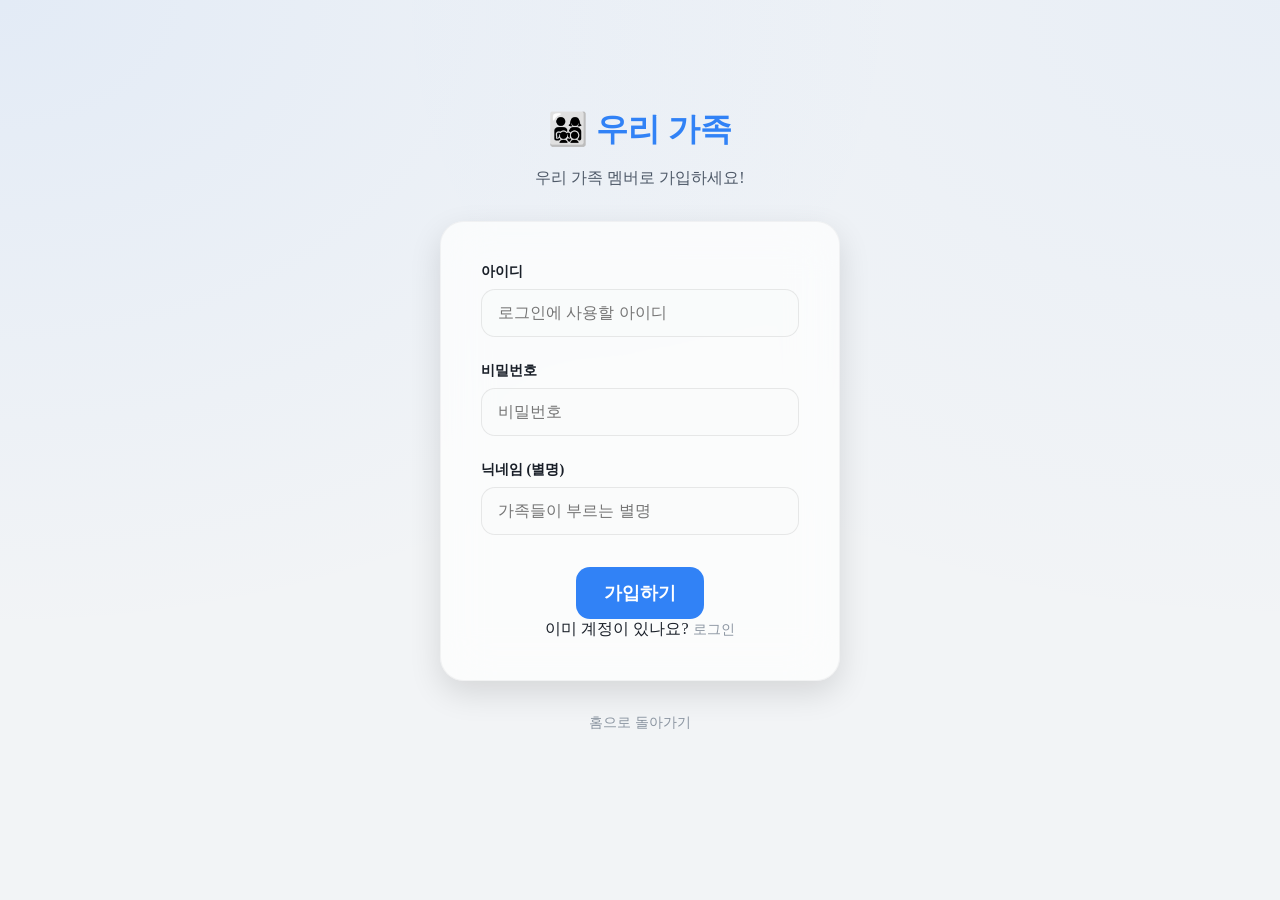
<file: static/signup.html>
<!DOCTYPE html>
<html lang="ko">
<head>
    <meta charset="UTF-8">
    <meta name="viewport" content="width=device-width, initial-scale=1.0">
    <script>
        (function() {
            const savedTheme = localStorage.getItem('theme');
            const systemTheme = window.matchMedia('(prefers-color-scheme: dark)').matches ? 'dark' : 'light';
            document.documentElement.setAttribute('data-theme', savedTheme || systemTheme);
        })();
    </script>
    <title>회원가입 - 우리 가족</title>
    <link rel="stylesheet" href="style.css?v=2.3">

    <script src="api.js"></script>
    <script src="components.js" defer></script>
</head>

<body>
    <div class="page-content-wrapper">
        <div class="auth-wrapper">
            <h1 style="font-size: 2rem; margin-bottom: 12px; color: var(--color-primary);">👨‍👩‍👧‍👦 우리 가족</h1>
            <p style="color: var(--color-text-secondary); margin-bottom: 32px;">우리 가족 멤버로 가입하세요!</p>

            <div class="auth-card">
                <form onsubmit="event.preventDefault(); handleSignup();">
                    <div class="text-left mb-24">
                        <label class="form-label-auth">아이디</label>
                        <input type="text" id="username" class="toss-input" placeholder="로그인에 사용할 아이디" required>
                    </div>
                    <div class="text-left mb-24">
                        <label class="form-label-auth">비밀번호</label>
                        <input type="password" id="password" class="toss-input" placeholder="비밀번호" required>
                    </div>
                    <div class="text-left mb-32">
                        <label class="form-label-auth">닉네임 (별명)</label>
                        <input type="text" id="nickname" class="toss-input" placeholder="가족들이 부르는 별명" required>
                    </div>
                    <button type="submit" id="signup-btn" class="toss-button primary full-width" style="height: 52px; font-size: 1.1rem;">가입하기</button>
                </form>

                <div class="auth-footer-simple">
                    이미 계정이 있나요? <a href="/login.html" class="subtle-link highlight">로그인</a>
                </div>
            </div>
            
            <a href="/" class="subtle-link" style="margin-top: 32px; display: inline-block;">홈으로 돌아가기</a>
        </div>
    </div>

    <script>
        async function handleSignup() {
            const username = document.getElementById('username').value.trim();
            const password = document.getElementById('password').value.trim();
            const nickname = document.getElementById('nickname').value.trim();
            if (!username || !password || !nickname) return;

            const btn = document.getElementById('signup-btn');
            btn.disabled = true;
            btn.textContent = '가입 중...';

            try {
                await api.post('/signup', { username, password, nickname });
                alert('회원가입이 완료되었습니다! 로그인해 주세요.');
                window.location.href = '/login.html';
            } catch (error) {
                alert(`가입 실패: ${error.message}`);
                btn.disabled = false;
                btn.textContent = '가입하기';
            }
        }
    </script>
</body>
</html>
</file>
<file: static/style.css>
/* 
  👨‍👩‍👧‍👦 우리 가족 - Premium Toss-Style Design System (Enhanced Glassmorphism)
  Centralized design tokens for consistency and premium aesthetics.
*/

:root {
    /* Colors - Toss Inspired */
    --color-primary: #3182f6;
    --color-primary-hover: #1b64da;
    --color-primary-light: rgba(49, 130, 246, 0.1);

    --color-text-primary: #191f28;
    --color-text-secondary: #4e5968;
    --color-text-tertiary: #8b95a1;
    --color-text-quaternary: #b0b8c1;

    --color-bg-base: #f2f4f6;
    --color-bg-card: rgba(255, 255, 255, 0.7);
    --color-bg-header: rgba(255, 255, 255, 0.65);
    --color-bg-input: rgba(249, 250, 251, 0.8);
    --color-bg-chat-messages: rgba(248, 250, 252, 0.8);

    --color-border-light: rgba(0, 0, 0, 0.04);
    --color-border-medium: rgba(0, 0, 0, 0.08);
    --color-border-glass: rgba(255, 255, 255, 0.5);

    --color-red: #f04452;
    --color-green: #37b24d;

    /* Glassmorphism Props */
    --glass-blur: 24px;
    --glass-shadow: 0 8px 32px 0 rgba(31, 38, 135, 0.08);
    --glass-border: 1px solid rgba(255, 255, 255, 0.4);

    /* Shadows */
    --shadow-sm: 0 2px 4px rgba(0, 0, 0, 0.05);
    --shadow-md: 0 8px 16px rgba(0, 0, 0, 0.08);
    --shadow-lg: 0 12px 32px rgba(0, 0, 0, 0.12);

    /* Radii */
    --radius-sm: 8px;
    --radius-md: 14px;
    --radius-lg: 24px;
    --radius-full: 9999px;

    /* Spacing */
    --spacing-xs: 4px;
    --spacing-sm: 8px;
    --spacing-md: 16px;
    --spacing-lg: 24px;
    --spacing-xl: 48px;

    /* Transitions */
    --transition-base: all 0.2s cubic-bezier(0.4, 0, 0.2, 1);
    --transition-smooth: all 0.4s cubic-bezier(0.2, 0.8, 0.2, 1);
    --transition-theme: background 0.4s ease, border-color 0.4s ease, color 0.4s ease;
}

/* Theme Selectors */
[data-theme='dark'] {
    color-scheme: dark;
    --color-text-primary: #f2f4f6;

    --color-text-secondary: #adb5bd;
    --color-text-tertiary: #8b95a1;
    --color-text-quaternary: #4e5968;

    --color-bg-base: #0f1012;
    --color-bg-card: #1c1d21;
    --color-bg-header: rgba(15, 16, 18, 0.85);
    --color-bg-input: #27282b;
    --color-bg-chat-messages: #1c1d21;
    --color-bg-alt: #2c2d31;

    --color-border-light: rgba(255, 255, 255, 0.08);
    --color-border-medium: rgba(255, 255, 255, 0.12);
    --color-border-glass: rgba(255, 255, 255, 0.1);

    --glass-border: 1px solid rgba(255, 255, 255, 0.08);
    --glass-shadow: 0 8px 32px 0 rgba(0, 0, 0, 0.4);

    --shadow-sm: 0 2px 4px rgba(0, 0, 0, 0.3);
    --shadow-md: 0 12px 24px rgba(0, 0, 0, 0.5);
    --shadow-lg: 0 20px 48px rgba(0, 0, 0, 0.6);
}


body {
    font-family: 'Pretendard', -apple-system, BlinkMacSystemFont, inherit;
    margin: 0;
    color: var(--color-text-primary);
    background-color: var(--color-bg-base);
    background-image:
        radial-gradient(at 0% 0%, rgba(49, 130, 246, 0.08) 0px, transparent 50%),
        radial-gradient(at 100% 0%, rgba(49, 130, 246, 0.05) 0px, transparent 50%);
    min-height: 100vh;
    display: flex;
    flex-direction: column;
    transition: var(--transition-theme);
}

/* --- Glassmorphism Effect --- */
.glass {
    background-color: var(--color-bg-card);
    backdrop-filter: blur(var(--glass-blur));
    -webkit-backdrop-filter: blur(var(--glass-blur));
    border: var(--glass-border);
    box-shadow: var(--glass-shadow);
}

.content-section {
    padding: 32px;
    margin-bottom: 32px;
}

.content-section,
.feature-card,
.post-item,
.modal-content,
.chatbot-window,
.upcoming-card {
    background-color: var(--color-bg-card);
    backdrop-filter: blur(var(--glass-blur));
    -webkit-backdrop-filter: blur(var(--glass-blur));
    border: var(--glass-border);
    box-shadow: var(--glass-shadow);
    border-radius: var(--radius-lg);
    transition: var(--transition-smooth);
}


/* --- Layout Components --- */
.page-content-wrapper {
    width: 100%;
    max-width: 1100px;
    margin: 0 auto;
    padding: var(--spacing-xl) var(--spacing-lg);
    flex: 1;
    /* Pushes footer down */
    box-sizing: border-box;
}

.toss-header {
    position: sticky;
    top: 0;
    background-color: var(--color-bg-header);
    backdrop-filter: blur(20px);
    -webkit-backdrop-filter: blur(20px);
    border-bottom: 1px solid var(--color-border-light);
    height: 64px;
    display: flex;
    align-items: center;
    z-index: 1000;
}

.toss-header.scrolled {
    box-shadow: 0 4px 12px rgba(0, 0, 0, 0.05);
    background-color: var(--color-bg-header);
    border-bottom: 1px solid var(--color-border-medium);
}

[data-theme='dark'] .toss-header.scrolled {
    box-shadow: 0 4px 12px rgba(0, 0, 0, 0.3);
}


.header-inner {
    width: 100%;
    max-width: 1100px;
    margin: 0 auto;
    padding: 0 var(--spacing-md);
    display: flex;
    justify-content: space-between;
    align-items: center;
    flex-wrap: nowrap;
}

.header-left {
    display: flex;
    align-items: center;
    gap: 40px;
    flex-shrink: 1;
    min-width: 0; /* Allow shrinking */
}

.logo {
    margin: 0;
    display: flex;
    align-items: center;
}

.logo a {
    display: flex;
    align-items: center;
    gap: 10px;
    font-size: 1.4rem;
    font-weight: 800;
    color: var(--color-primary);
    text-decoration: none;
    letter-spacing: -0.03em;
    white-space: nowrap;
    line-height: 1;
}

.main-nav {
    display: flex;
    gap: 24px;
    align-items: center;
    flex-wrap: nowrap;
}

.nav-link {
    text-decoration: none;
    color: var(--color-text-secondary);
    font-size: 0.95rem;
    font-weight: 600;
    padding: 8px 12px;
    border-radius: var(--radius-sm);
    transition: var(--transition-base);
}

.nav-link:hover {
    color: var(--color-primary);
    background-color: var(--color-primary-light);
}

.nav-link.active {
    color: var(--color-primary);
    background-color: var(--color-primary-light);
}

/* --- UI Components --- */
.hero-banner {
    padding: 60px 24px;
    text-align: center;
    margin-bottom: 48px;
    border-radius: var(--radius-lg);
    background: radial-gradient(circle at center, var(--color-primary-light), transparent);
}

.hero-banner h1 {
    font-size: 2.5rem;
    margin-bottom: 16px;
    background: linear-gradient(135deg, var(--color-text-primary) 0%, var(--color-primary) 100%);
    background-clip: text;
    -webkit-background-clip: text;
    -webkit-text-fill-color: transparent;
}

.section-header {
    display: flex;
    justify-content: space-between;
    align-items: baseline;
    margin-bottom: 20px;
}

.section-header-border {
    margin-bottom: 32px;
    border-bottom: 1px solid var(--color-border-light);
    padding-bottom: 24px;
}

.post-list,
#recent-photos-grid,
#upcoming-list {
    margin-top: 12px;
}

.upcoming-card {
    cursor: pointer;
    transition: transform 0.2s ease, box-shadow 0.2s ease;
}

.upcoming-card:hover {
    transform: translateY(-4px);
    box-shadow: var(--shadow-md);
    background-color: var(--color-primary-light);
}

.album-grid {
    display: grid;
    grid-template-columns: repeat(auto-fill, minmax(280px, 1fr));
    gap: 24px;
}

.feature-grid {
    display: grid;
    grid-template-columns: repeat(3, 1fr);
    gap: 24px;
}

.feature-card,
.feature-card:visited {
    padding: var(--spacing-xl) var(--spacing-lg);
    text-align: center;
    text-decoration: none;
    display: flex;
    flex-direction: column;
    align-items: center;
    gap: 16px;
    color: var(--color-text-primary);
}

.feature-card:hover {
    transform: translateY(-10px) scale(1.02);
    box-shadow: var(--shadow-lg);
    background-color: var(--color-primary-light);
}


.feature-icon {
    font-size: 3.5rem;
    filter: drop-shadow(0 8px 16px rgba(0, 0, 0, 0.1));
}

.toss-button {
    display: inline-flex;
    align-items: center;
    justify-content: center;
    padding: 14px 28px;
    border-radius: var(--radius-md);
    font-weight: 700;
    cursor: pointer;
    transition: var(--transition-base);
    border: none;
    font-size: 1rem;
    text-decoration: none;
}

.toss-button.primary {
    background-color: var(--color-primary);
    color: #ffffff;
}

.toss-button.primary:hover {
    background-color: var(--color-primary-hover);
    transform: translateY(-2px);
    box-shadow: 0 4px 12px var(--color-primary-light);
}


.post-item {
    padding: 20px 24px;
    margin-bottom: 12px;
    display: block;
    text-decoration: none;
    color: inherit;
}

.post-item:hover {
    transform: translateX(8px);
    background-color: var(--color-primary-light);
}


/* --- Chatbot Premium --- */
.chatbot-toggler {
    position: fixed;
    bottom: 32px;
    right: 32px;
    width: 60px;
    height: 60px;
    background: var(--color-primary);
    border-radius: 50%;
    box-shadow: var(--shadow-lg);
    display: flex;
    align-items: center;
    justify-content: center;
    cursor: pointer;
    z-index: 1001;
    transition: var(--transition-smooth);
    border: none;
    font-size: 1.5rem;
}

.chatbot-toggler:hover {
    transform: scale(1.1) rotate(5deg);
}

.chatbot-window {
    position: fixed;
    bottom: 100px;
    right: 32px;
    width: 380px;
    height: 520px;
    z-index: 1002;
    display: flex;
    flex-direction: column;
    overflow: hidden;
    background-color: var(--color-bg-card);
    border-radius: var(--radius-lg);
    border: var(--glass-border);
    box-shadow: var(--shadow-lg);
}

.chat-header {
    padding: 16px 20px;
    background-color: var(--color-primary);
    color: white;
    display: flex;
    justify-content: space-between;
    align-items: center;
    font-weight: 700;
}

.chat-close-btn {
    background: rgba(255, 255, 255, 0.2);
    border: none;
    color: white;
    width: 28px;
    height: 28px;
    border-radius: 50%;
    cursor: pointer;
    display: flex;
    align-items: center;
    justify-content: center;
    font-size: 1.2rem;
    transition: var(--transition-base);
}

.chat-close-btn:hover {
    background: rgba(255, 255, 255, 0.3);
}

.chat-messages {
    flex: 1;
    padding: 20px;
    overflow-y: auto;
    display: flex;
    flex-direction: column;
    gap: 12px;
}

.message {
    max-width: 80%;
    padding: 10px 14px;
    border-radius: 18px;
    font-size: 0.95rem;
}

.message.user {
    align-self: flex-end;
    background-color: var(--color-primary);
    color: white;
    border-bottom-right-radius: 4px;
}

.message.bot {
    align-self: flex-start;
    background-color: var(--color-bg-alt);
    color: var(--color-text-primary);
    border-bottom-left-radius: 4px;
}

.chat-input-form {
    padding: 16px;
    display: flex;
    gap: 8px;
    border-top: 1px solid var(--color-border-light);
}

.chat-input-form input {
    flex: 1;
    padding: 10px 14px;
    border-radius: var(--radius-full);
    border: 1px solid var(--color-border-medium);
    background-color: var(--color-bg-input);
    color: var(--color-text-primary);
    outline: none;
}

.chat-input-form button {
    width: 36px;
    height: 36px;
    border-radius: 50%;
    border: none;
    background-color: var(--color-primary);
    color: white;
    cursor: pointer;
    display: flex;
    align-items: center;
    justify-content: center;
}


/* --- Footer --- */
.toss-footer {
    padding: var(--spacing-xl) 0;
    margin-top: auto;
    border-top: 1px solid var(--color-border-light);
    color: var(--color-text-tertiary);
    text-align: center;
}

.footer-inner {
    max-width: 1100px;
    margin: 0 auto;
    padding: 0 var(--spacing-md);
}

/* --- Misc Utilities --- */
.toss-input {
    width: 100%;
    padding: 14px 16px;
    border-radius: var(--radius-md);
    border: 1px solid var(--color-border-medium);
    background-color: var(--color-bg-input);
    color: var(--color-text-primary);
    font-size: 1rem;
    transition: var(--transition-base);
    box-sizing: border-box;
}

.toss-input:focus {
    outline: none;
    border-color: var(--color-primary);
    box-shadow: 0 0 0 3px var(--color-primary-light);
}

.empty-state {
    text-align: center;
    color: var(--color-text-tertiary);
    padding: 60px;
    background-color: var(--color-bg-card);
    border-radius: var(--radius-lg);
    border: var(--glass-border);
}

@media (max-width: 1100px) {
    .header-left {
        gap: 20px;
    }
    .main-nav {
        gap: 12px;
    }
    .user-greeting {
        display: none; /* Hide greeting earlier to save space */
    }
}

@media (max-width: 960px) {
    .header-inner {
        flex-direction: column;
        height: auto;
        padding: 12px var(--spacing-md);
        gap: 8px;
    }
    .toss-header {
        height: auto;
    }
    .header-left {
        width: 100%;
        justify-content: space-between;
        gap: 12px;
    }
    .main-nav {
        overflow-x: auto;
        padding-bottom: 2px;
        -webkit-overflow-scrolling: touch;
        flex: 1;
        justify-content: flex-start;
        scrollbar-width: none;
    }
    .main-nav::-webkit-scrollbar {
        display: none;
    }
    .nav-link {
        font-size: 0.9rem;
        padding: 6px 10px;
        flex-shrink: 0;
    }
    .nav-right {
        width: 100%;
        justify-content: flex-end; /* Align user actions to the right like on desktop */
        border-top: 1px solid var(--color-border-light);
        padding-top: 8px;
        gap: 16px;
    }
    .header-user-info {
        gap: 12px;
    }
}

@media (max-width: 480px) {
    .logo a {
        font-size: 1.1rem;
    }
    .nav-link {
        padding: 6px 10px;
        font-size: 0.85rem;
    }
}

/* --- Upcoming Cards --- */
.upcoming-card {
    padding: 20px;
    display: flex;
    flex-direction: column;
    gap: 8px;
}

/* --- Profile Specific --- */
.profile-card {
    background-color: var(--color-bg-card);
    padding: 48px 32px;
    border-radius: var(--radius-lg);
}

/* --- Modals & Overlays --- */
.modal-overlay {
    position: fixed;
    top: 0;
    left: 0;
    width: 100%;
    height: 100%;
    background-color: rgba(0, 0, 0, 0.4);
    backdrop-filter: blur(4px);
    display: none;
    align-items: center;
    justify-content: center;
    z-index: 2000;
    animation: fadeIn 0.2s ease-out;
}

.modal-content {
    width: 90%;
    max-width: 500px;
    padding: 32px;
    background-color: var(--color-bg-card);
    border-radius: var(--radius-lg);
    box-shadow: var(--shadow-lg);
    position: relative;
    max-height: 90vh;
    overflow-y: auto;
}

@keyframes fadeIn {
    from {
        opacity: 0;
    }

    to {
        opacity: 1;
    }
}

/* --- Navigation & Header Utils --- */
.nav-right {
    display: flex;
    align-items: center;
    gap: 12px;
}

.header-user-info {
    display: flex;
    align-items: center;
    gap: 16px;
}

/* --- Spacing & Flex Utilities --- */
.flex-center {
    display: flex;
    align-items: center;
    justify-content: center;
}

.flex-between {
    display: flex;
    align-items: center;
    justify-content: space-between;
}

.flex-column {
    display: flex;
    flex-direction: column;
}

.gap-8 {
    gap: 8px;
}

.gap-12 {
    gap: 12px;
}

.gap-16 {
    gap: 16px;
}

.gap-24 {
    gap: 24px;
}

.mt-8 {
    margin-top: 8px;
}

.mt-16 {
    margin-top: 16px;
}

.mt-24 {
    margin-top: 24px;
}

.mt-40 {
    margin-top: 40px;
}

.mb-8 {
    margin-bottom: 8px;
}

.mb-16 {
    margin-bottom: 16px;
}

.mb-24 {
    margin-bottom: 24px;
}

.mb-32 {
    margin-bottom: 32px;
}

.mb-40 {
    margin-bottom: 40px;
}

.mb-48 {
    margin-bottom: 48px;
}

.mt-48 {
    margin-top: 48px;
}

.text-center {
    text-align: center;
}

.w-full {
    width: 100%;
}

.subtle-link {
    color: var(--color-text-tertiary);
    text-decoration: none;
    font-size: 0.9rem;
    font-weight: 500;
    transition: var(--transition-base);
}

.subtle-link:hover {
    color: var(--color-primary);
}

/* --- Components Modals --- */
.modal {
    position: fixed;
    top: 0;
    left: 0;
    width: 100%;
    height: 100%;
    background: rgba(0, 0, 0, 0.5);
    backdrop-filter: blur(8px);
    display: none;
    align-items: center;
    justify-content: center;
    z-index: 1000;
}

/* --- Header Specific --- */
.user-greeting {
    font-size: 0.9rem;
    color: var(--color-text-secondary);
}

.logout-btn {
    padding: 6px 12px !important;
    font-size: 0.85rem !important;
    background-color: var(--color-border-medium) !important;
    color: var(--color-text-primary) !important;
}

.start-btn {
    padding: 8px 16px !important;
    font-size: 0.9rem !important;
}

.mr-12 {
    margin-right: 12px;
}

/* --- Calendar Module --- */
.calendar-grid {
    display: grid;
    grid-template-columns: repeat(7, 1fr);
    gap: 2px;
    background-color: var(--color-border-light);
    border: 1px solid var(--color-border-light);
    border-radius: var(--radius-lg);
    overflow: hidden;
    box-shadow: var(--shadow-sm);
}

.day-header {
    background-color: var(--color-bg-input);
    padding: 12px;
    text-align: center;
    font-weight: 600;
    font-size: 0.85rem;
    color: var(--color-text-secondary);
}

.day-cell {
    background-color: var(--color-bg-card);
    min-height: 120px;
    padding: 8px;
    transition: var(--transition-base);
    cursor: pointer;
}

.day-cell:hover {
    background-color: var(--color-primary-light);
}

.day-cell.today {
    background-color: var(--color-primary-light);
}

.day-cell.today .day-num {
    color: var(--color-primary);
    font-weight: 800;
}

.day-num {
    font-size: 0.95rem;
    font-weight: 600;
    margin-bottom: 6px;
    display: block;
}

.day-cell.sat .day-num {
    color: #3182f6;
}

.day-cell.sun .day-num {
    color: var(--color-red);
}

.day-cell.other-month {
    opacity: 0.3;
}

.event-tag {
    font-size: 0.75rem;
    padding: 3px 6px;
    border-radius: 4px;
    color: white;
    margin-bottom: 2px;
    white-space: nowrap;
    overflow: hidden;
    text-overflow: ellipsis;
    font-weight: 500;
}

.pt-24 {
    padding-top: 24px;
}

.label-anniv {
    font-size: 0.8rem;
    font-weight: 600;
    color: #2ecc71;
    background: rgba(46, 204, 113, 0.1);
    padding: 2px 8px;
    border-radius: 6px;
}

.label-event {
    font-size: 0.8rem;
    font-weight: 600;
    color: var(--color-primary);
    background: var(--color-primary-light);
    padding: 2px 8px;
    border-radius: 6px;
}

.label-holiday {
    font-size: 0.8rem;
    font-weight: 600;
    color: var(--color-red);
    background: rgba(240, 68, 82, 0.1);
    padding: 2px 8px;
    border-radius: 6px;
}

.upcoming-date {
    font-size: 0.85rem;
    color: var(--color-text-tertiary);
}

.upcoming-title {
    font-weight: 700;
    color: var(--color-text-primary);
    margin-top: 4px;
}

/* --- Album Module --- */
.photo-grid {
    display: grid;
    grid-template-columns: repeat(auto-fill, minmax(280px, 1fr));
    gap: 24px;
}

.photo-card {
    background: var(--color-bg-card);
    border-radius: var(--radius-lg);
    overflow: hidden;
    box-shadow: var(--shadow-sm);
    position: relative;
    transition: var(--transition-smooth);
    cursor: pointer;
    border: 1px solid var(--color-border-light);
}

.photo-card:hover {
    transform: translateY(-6px);
    box-shadow: var(--shadow-lg);
}

.photo-card img {
    width: 100%;
    height: 240px;
    object-fit: cover;
    display: block;
}

.photo-card .info {
    padding: 16px;
    font-size: 0.9rem;
    color: var(--color-text-secondary);
    background: var(--color-bg-card);
    display: flex;
    justify-content: space-between;
    align-items: center;
}

.delete-btn {
    position: absolute;
    top: 12px;
    right: 12px;
    background: var(--color-bg-card);
    border: 1px solid var(--color-border-light);
    border-radius: 8px;
    color: var(--color-red);
    cursor: pointer;
    padding: 6px 10px;
    font-weight: 700;
    font-size: 0.75rem;
    opacity: 0;
    transition: var(--transition-base);
    box-shadow: var(--shadow-sm);
    z-index: 10;
}

.photo-card:hover .delete-btn {
    opacity: 1;
}

/* --- Profile Module --- */
.profile-container {
    max-width: 600px;
    margin: 0 auto;
}

.avatar-section {
    display: flex;
    flex-direction: column;
    align-items: center;
    margin-bottom: 40px;
    position: relative;
}

.avatar-circle {
    width: 140px;
    height: 140px;
    border-radius: 50%;
    overflow: hidden;
    background-color: var(--color-bg-base);
    border: 4px solid var(--color-border-glass);
    box-shadow: var(--shadow-md);
    margin-bottom: 20px;
    display: flex;
    align-items: center;
    justify-content: center;
    position: relative;
}

.avatar-circle img {
    width: 100%;
    height: 100%;
    object-fit: cover;
}

.avatar-edit-overlay {
    position: absolute;
    bottom: 0;
    right: 0;
    background: var(--color-primary);
    width: 40px;
    height: 40px;
    border-radius: 50%;
    display: flex;
    align-items: center;
    justify-content: center;
    color: white;
    font-size: 1.25rem;
    cursor: pointer;
    box-shadow: var(--shadow-md);
    border: 2px solid var(--color-bg-card);
    transition: var(--transition-base);
}

.avatar-edit-overlay:hover {
    transform: scale(1.1);
    background-color: var(--color-primary-hover);
}

/* --- Search UI --- */
.search-wrapper {
    position: relative;
    width: 240px;
}

.search-icon {
    position: absolute;
    left: 14px;
    top: 12px;
    color: var(--color-text-quaternary);
    pointer-events: none;
}

.search-input-pl {
    padding-left: 40px;
    height: 44px;
    font-size: 0.95rem;
}

.items-end {
    align-items: flex-end;
}

.post-title {
    font-size: 1.15rem;
    margin-bottom: 8px;
    color: var(--color-text-primary);
    font-weight: 700;
}

.font-small {
    font-size: 0.85rem;
}

.color-tertiary {
    color: var(--color-text-tertiary);
}

.author-label {
    font-weight: 600;
    color: var(--color-text-secondary);
}

.post-thumbnail {
    width: 80px;
    height: 80px;
    object-fit: cover;
    border-radius: 12px;
    margin-left: 20px;
    border: 1px solid var(--color-border-light);
}

.form-label {
    font-weight: 700;
    margin-bottom: 12px;
    display: block;
}

.auth-wrapper {
    max-width: 400px;
    margin: 60px auto;
    text-align: center;
}

.auth-card {
    background: var(--color-bg-card);
    padding: 40px;
    border-radius: var(--radius-lg);
    box-shadow: var(--shadow-lg);
    border: 1px solid var(--color-border-light);
    backdrop-filter: blur(var(--glass-blur));
}

.divider {
    color: var(--color-border-medium);
    margin: 0 8px;
}

.items-start {
    align-items: flex-start;
}

.mr-12 {
    margin-right: 12px;
}

.form-label-auth {
    font-weight: 700;
    margin-bottom: 8px;
    display: block;
    font-size: 0.9rem;
}

.text-left {
    text-align: left;
}

/* --- Like Button --- */
.like-button {
    display: inline-flex;
    align-items: center;
    gap: 6px;
    padding: 8px 16px;
    border-radius: var(--radius-full);
    border: 1px solid var(--color-border-medium);
    background: var(--color-bg-input);
    color: var(--color-text-secondary);
    cursor: pointer;
    font-size: 0.9rem;
    font-weight: 600;
    transition: var(--transition-base);
}

.like-button:hover {
    border-color: var(--color-red);
    color: var(--color-red);
}

.like-button.liked {
    background: rgba(240, 68, 82, 0.1);
    border-color: var(--color-red);
    color: var(--color-red);
}

/* --- Comment Delete --- */
.comment-delete-btn {
    background: none;
    border: none;
    color: var(--color-text-quaternary);
    cursor: pointer;
    font-size: 0.8rem;
    padding: 2px 6px;
    transition: var(--transition-base);
}

.comment-delete-btn:hover {
    color: var(--color-red);
}

/* --- Notification Badge --- */
.notif-badge {
    position: absolute;
    top: -4px;
    right: -4px;
    background: var(--color-red);
    color: white;
    font-size: 0.65rem;
    font-weight: 700;
    width: 18px;
    height: 18px;
    border-radius: 50%;
    display: flex;
    align-items: center;
    justify-content: center;
}

.notif-btn-wrapper {
    position: relative;
    margin-right: 8px;
}

.notif-dropdown {
    position: absolute;
    top: 48px;
    right: 0;
    width: 320px;
    max-height: 400px;
    overflow-y: auto;
    background: var(--color-bg-card);
    border-radius: var(--radius-lg);
    box-shadow: var(--shadow-lg);
    border: 1px solid var(--color-border-medium);
    z-index: 2000;
    display: none;
}

.notif-item {
    padding: 12px 16px;
    border-bottom: 1px solid var(--color-border-light);
    font-size: 0.85rem;
    cursor: pointer;
    transition: var(--transition-base);
}

.notif-item:hover {
    background: var(--color-primary-light);
}

.notif-item.unread {
    background: rgba(49, 130, 246, 0.05);
}

.notif-item .notif-time {
    font-size: 0.75rem;
    color: var(--color-text-quaternary);
    margin-top: 4px;
}

/* --- Vote Module --- */
.vote-card {
    background-color: var(--color-bg-card);
    border-radius: var(--radius-lg);
    padding: 24px;
    border: var(--glass-border);
    box-shadow: var(--glass-shadow);
    margin-bottom: 16px;
    transition: var(--transition-smooth);
}

.vote-card:hover {
    box-shadow: var(--shadow-md);
}

.vote-option {
    display: flex;
    align-items: center;
    gap: 12px;
    padding: 12px 16px;
    border-radius: var(--radius-md);
    border: 1px solid var(--color-border-medium);
    cursor: pointer;
    margin-bottom: 8px;
    transition: var(--transition-base);
    position: relative;
    overflow: hidden;
}

.vote-option:hover {
    border-color: var(--color-primary);
}

.vote-option.selected {
    border-color: var(--color-primary);
    background: var(--color-primary-light);
}

.vote-option.closed {
    cursor: default;
}

.vote-bar {
    position: absolute;
    left: 0;
    top: 0;
    height: 100%;
    background: var(--color-primary-light);
    border-radius: var(--radius-md);
    transition: width 0.5s ease;
    z-index: 0;
}

.vote-option-content {
    position: relative;
    z-index: 1;
    display: flex;
    justify-content: space-between;
    width: 100%;
    align-items: center;
}

.vote-meta {
    display: flex;
    align-items: center;
    gap: 12px;
    font-size: 0.85rem;
    color: var(--color-text-tertiary);
    margin-top: 12px;
}

.badge-active {
    background: rgba(55, 178, 77, 0.1);
    color: var(--color-green);
    padding: 2px 8px;
    border-radius: 6px;
    font-size: 0.8rem;
    font-weight: 600;
}

.badge-closed {
    background: rgba(139, 149, 161, 0.1);
    color: var(--color-text-tertiary);
    padding: 2px 8px;
    border-radius: 6px;
    font-size: 0.8rem;
    font-weight: 600;
}

/* --- Accent Card (comments/general) --- */
.accent-card {
    background: var(--color-bg-input);
    border-radius: var(--radius-md);
    padding: 16px;
}

/* --- Home Dynamic Row --- */
.home-dynamic-row {
    display: grid;
    grid-template-columns: 1fr 1fr;
    gap: 24px;
}

/* --- Skeleton Loading --- */
.skeleton {
    background: linear-gradient(90deg, var(--color-bg-input) 25%, var(--color-border-medium) 50%, var(--color-bg-input) 75%);
    background-size: 200% 100%;
    animation: skeleton-loading 1.5s infinite;
    border-radius: var(--radius-sm);
}

@keyframes skeleton-loading {
    0% {
        background-position: 200% 0;
    }
    100% {
        background-position: -200% 0;
    }
}

.skeleton-text {
    height: 1rem;
    margin-bottom: 0.5rem;
}

.skeleton-title {
    height: 1.5rem;
    width: 60%;
    margin-bottom: 1rem;
}

.skeleton-circle {
    border-radius: 50%;
}

.skeleton-card {
    background-color: var(--color-bg-card);
    border-radius: var(--radius-lg);
    padding: 24px;
    border: var(--glass-border);
}

.category-chip {
    display: inline-flex;
    align-items: center;
    gap: 8px;
    padding: 8px 16px;
    border-radius: var(--radius-full);
    border: 1px solid var(--color-border-medium);
    font-size: 0.9rem;
    cursor: pointer;
    transition: var(--transition-base);
    background: var(--color-bg-card);
    color: var(--color-text-secondary);
}

.category-chip:hover {
    border-color: var(--color-primary);
    background: var(--color-primary-light);
}

.category-chip.selected {
    border-color: var(--color-primary);
    background: var(--color-primary-light);
    color: var(--color-primary);
    font-weight: 700;
}

.category-chip .dot {
    width: 10px;
    height: 10px;
    border-radius: 50%;
}

/* --- Toast Notifications --- */
#toast-container {
    position: fixed;
    top: 32px;
    left: 50%;
    transform: translateX(-50%);
    z-index: 9999;
    display: flex;
    flex-direction: column;
    gap: 12px;
    pointer-events: none;
}

.toast {
    min-width: 280px;
    padding: 16px 24px;
    background-color: rgba(25, 31, 40, 0.9);
    color: white;
    border-radius: var(--radius-md);
    box-shadow: var(--shadow-lg);
    backdrop-filter: blur(8px);
    display: flex;
    align-items: center;
    gap: 12px;
    font-weight: 600;
    font-size: 0.95rem;
    animation: toast-in-out 3s ease-in-out forwards;
    pointer-events: auto;
}

[data-theme='dark'] .toast {
    background-color: rgba(242, 244, 246, 0.9);
    color: #191f28;
}

.toast.error {
    border-left: 4px solid var(--color-red);
}

.toast.success {
    border-left: 4px solid var(--color-green);
}

@keyframes toast-in-out {
    0% { opacity: 0; transform: translateY(-20px); }
    10% { opacity: 1; transform: translateY(0); }
    90% { opacity: 1; transform: translateY(0); }
    100% { opacity: 0; transform: translateY(-20px); }
}

/* --- Responsive --- */
@media (max-width: 768px) {
    .logo a {
        font-size: 1.1rem;
        white-space: nowrap;
    }

    .user-greeting {
        display: none !important;
    }

    .header-inner {
        padding: 0 8px;
    }

    .nav-right {
        gap: 6px;
    }

    .header-user-info {
        gap: 8px;
    }

    .logout-btn {
        padding: 4px 8px !important;
        font-size: 0.75rem !important;
        height: 32px !important;
    }

    .theme-toggle-btn, #notif-btn {
        width: 34px !important;
        height: 34px !important;
        font-size: 1rem !important;
        margin-right: 2px !important;
    }

    .page-content-wrapper {
        padding: var(--spacing-lg) 12px;
    }

    .content-section {
        padding: 24px 16px;
    }

    .auth-card {
        padding: 24px 16px;
    }

    .feature-grid {
        grid-template-columns: 1fr;
        gap: 16px;
    }

    .hero-banner {
        padding: 40px 16px;
        margin-bottom: 32px;
    }

    .hero-banner h1 {
        font-size: 1.8rem;
    }

    .home-dynamic-row {
        grid-template-columns: 1fr;
    }

    .chatbot-window {
        width: calc(100vw - 24px);
        right: 12px;
        bottom: 80px;
    }

    .notif-dropdown {
        right: -60px;
        width: 280px;
    }

    .album-grid, .photo-grid {
        grid-template-columns: repeat(auto-fill, minmax(100%, 1fr));
        gap: 16px;
    }
}

/* Extra small devices */
@media (max-width: 380px) {
    .logo a {
        font-size: 1.05rem;
    }
}
</file>
